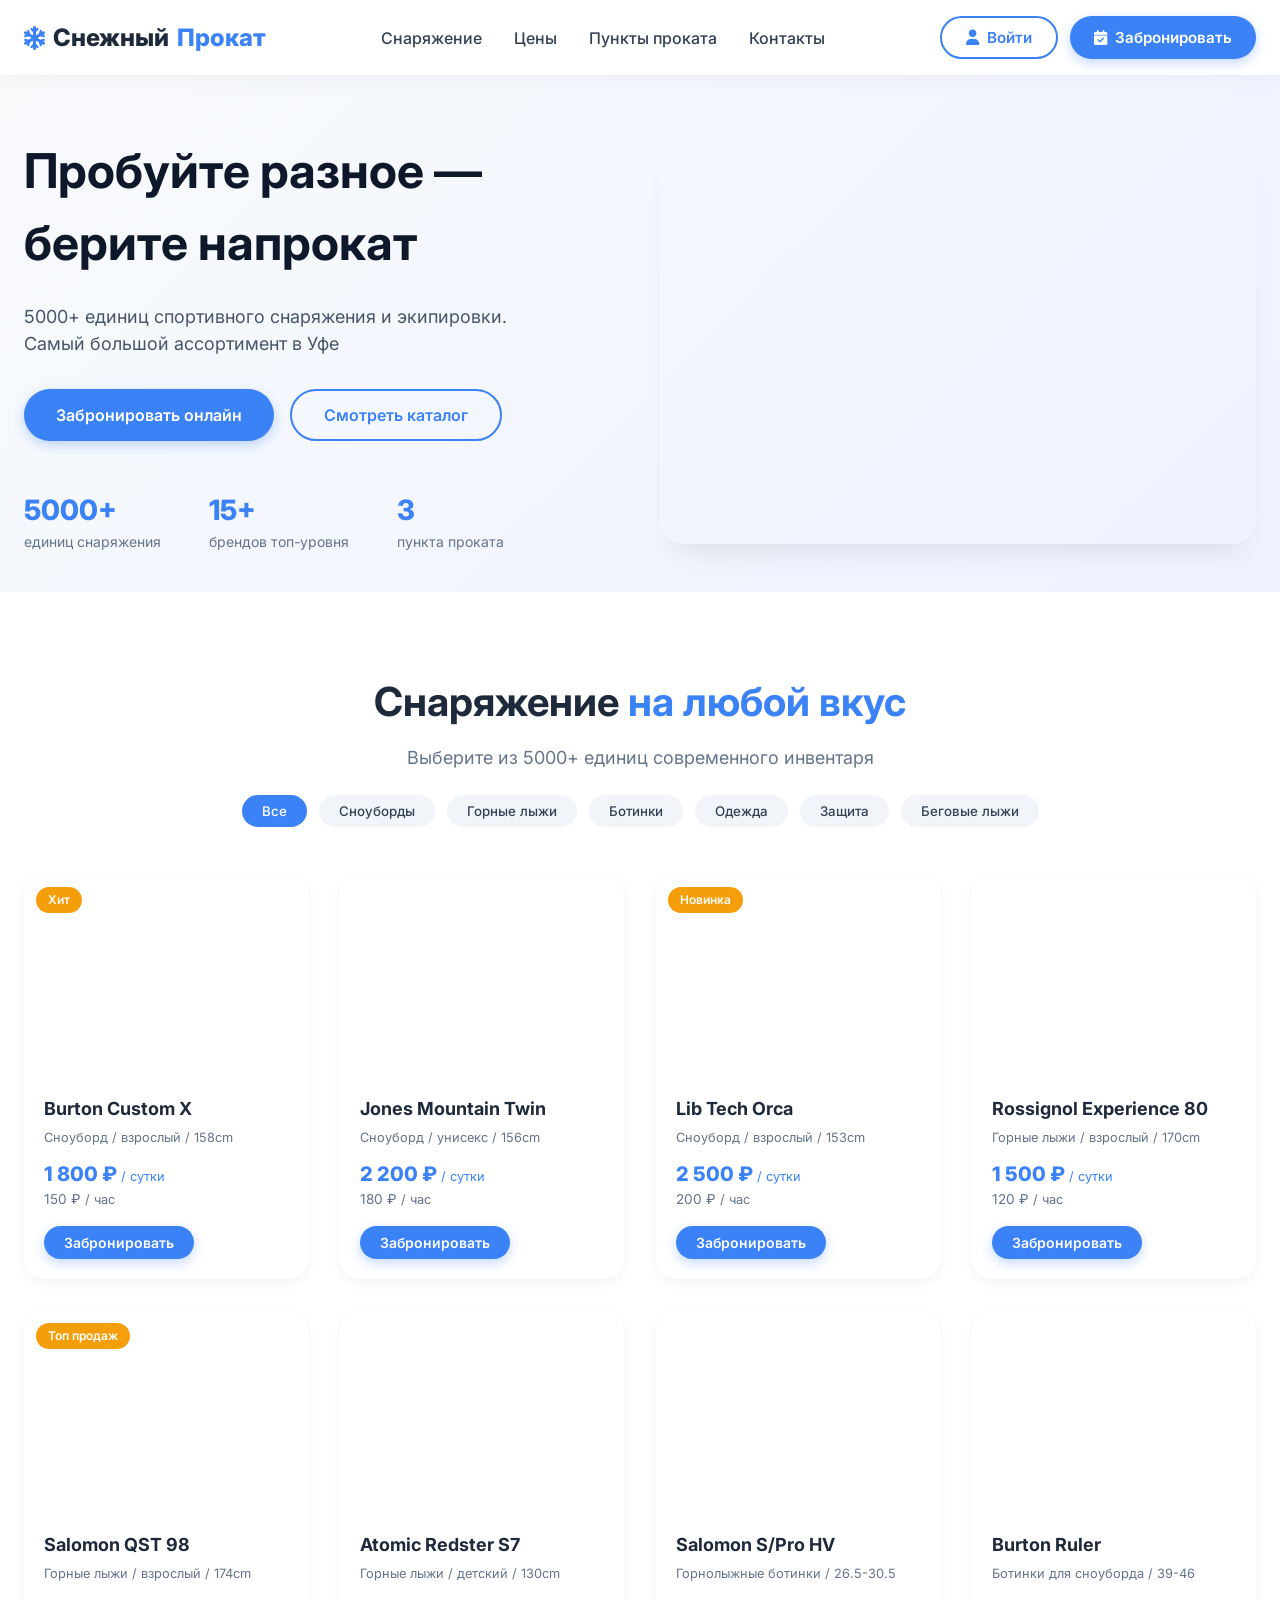
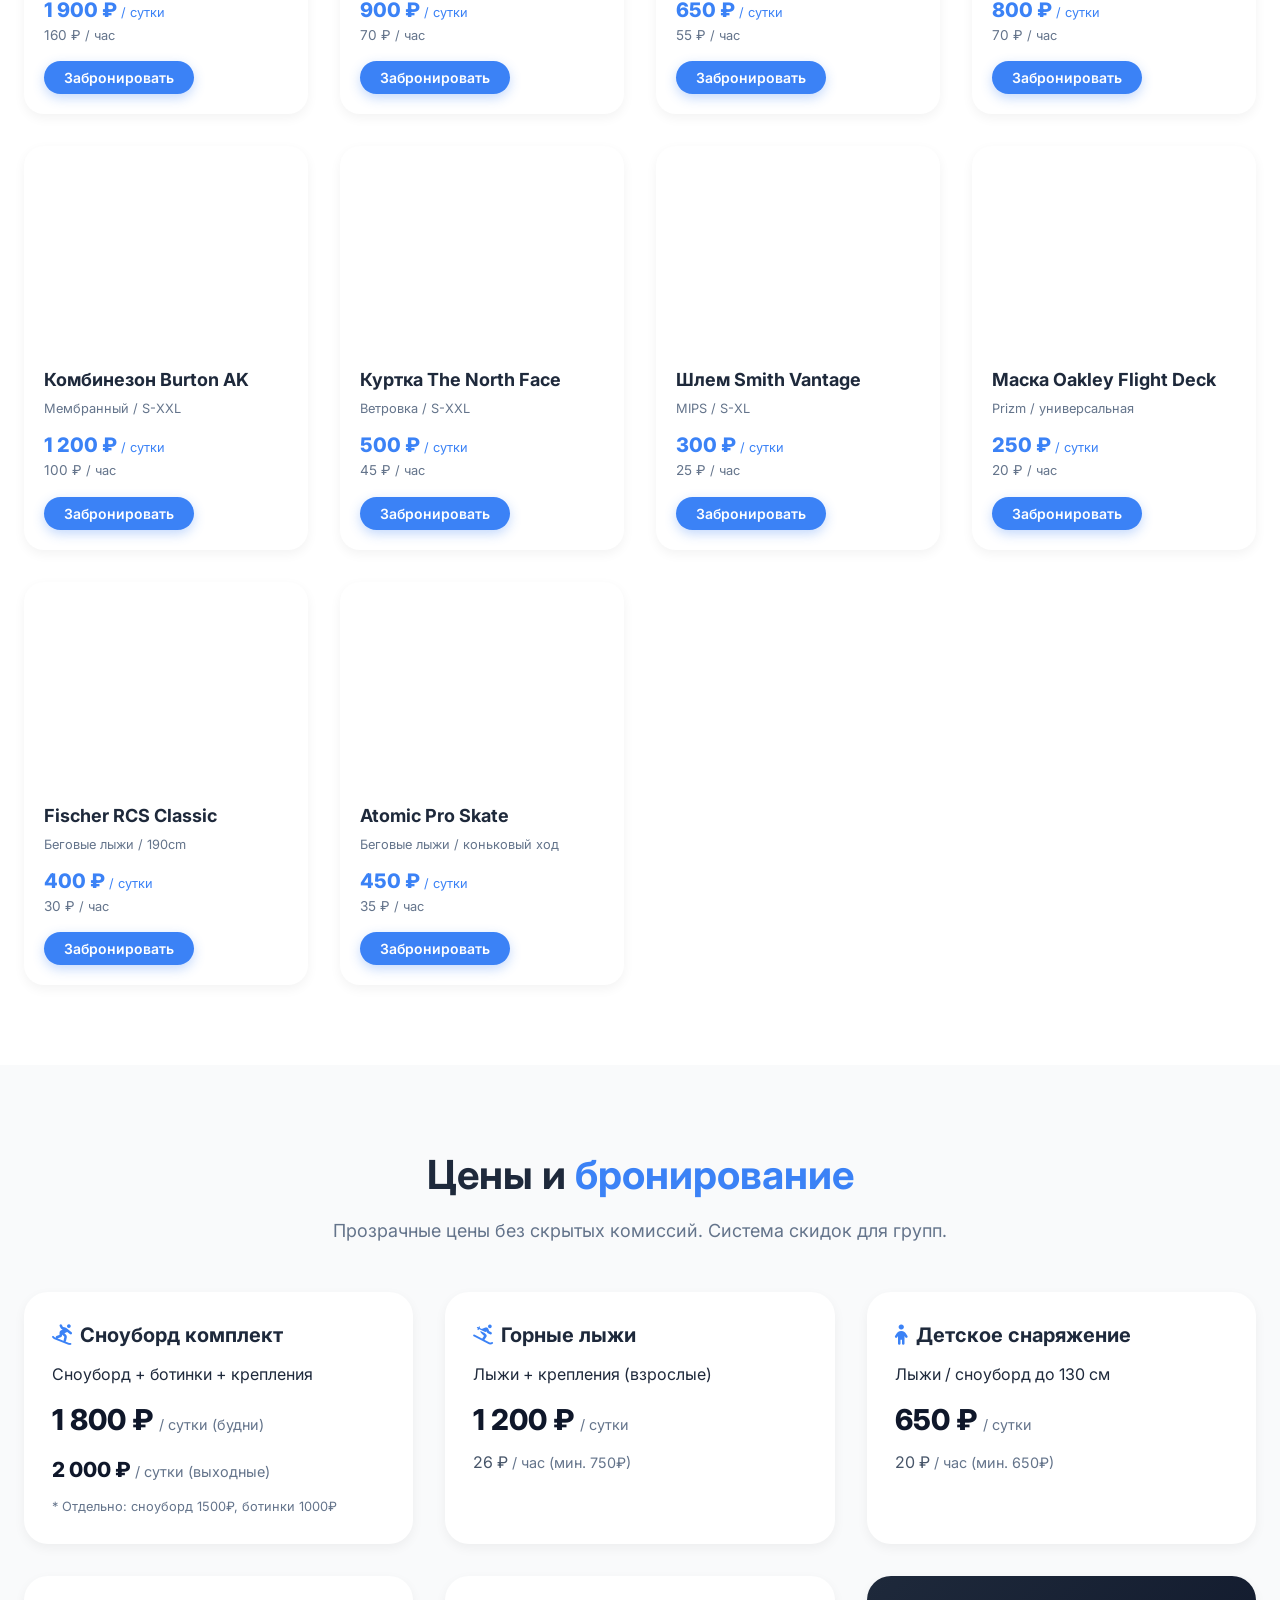
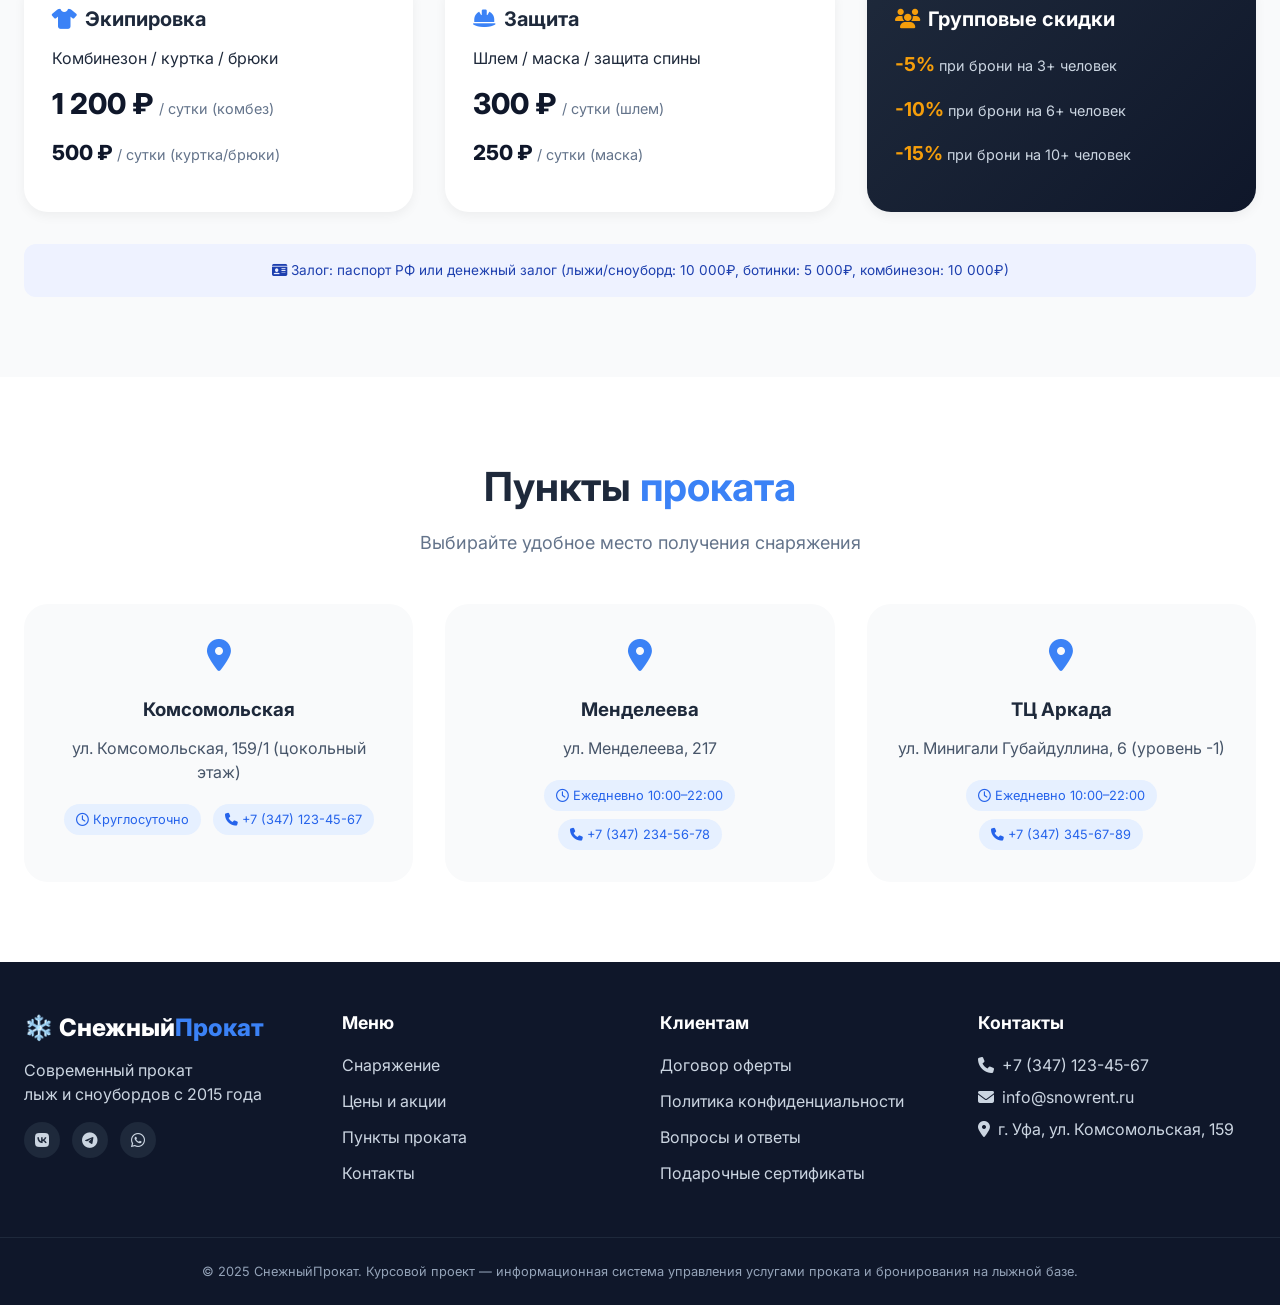
<file: index.html>
<!DOCTYPE html>
<html lang="ru">
<head>
    <meta charset="UTF-8">
    <meta name="viewport" content="width=device-width, initial-scale=1.0">
    <title>СнежныйПрокат | Аренда лыж, сноубордов и экипировки</title>
    <link rel="preconnect" href="https://fonts.googleapis.com">
    <link rel="preconnect" href="https://fonts.gstatic.com" crossorigin>
    <link href="https://fonts.googleapis.com/css2?family=Inter:opsz,wght@14..32,300;14..32,400;14..32,500;14..32,600;14..32,700;14..32,800&display=swap" rel="stylesheet">
    <link rel="stylesheet" href="https://cdnjs.cloudflare.com/ajax/libs/font-awesome/6.4.0/css/all.min.css">
    <link rel="stylesheet" href="./css/style.css">
</head>
<body>

    <!-- ШАПКА -->
    <header class="header">
        <div class="container header-container">
            <a href="#" class="logo">
                <i class="fas fa-snowflake"></i>
                Снежный<span>Прокат</span>
            </a>
            <nav class="nav">
                <a href="#catalog">Снаряжение</a>
                <a href="#prices">Цены</a>
                <a href="#locations">Пункты проката</a>
                <a href="#contacts">Контакты</a>
            </nav>
            <div class="header-actions">
                <button class="btn btn-outline" onclick="openModal('loginModal')">
                    <i class="fas fa-user"></i> Войти
                </button>
                <button class="btn btn-primary" onclick="openCatalogBooking()">
                    <i class="fas fa-calendar-check"></i> Забронировать
                </button>
            </div>
        </div>
    </header>

    <!-- ГЛАВНЫЙ ЭКРАН -->
    <section class="hero">
        <div class="container hero-container">
            <div class="hero-content">
                <h1 class="hero-title">
                    Пробуйте разное —<br>
                    берите напрокат
                </h1>
                <p class="hero-subtitle">
                    5000+ единиц спортивного снаряжения и экипировки.<br>
                    Самый большой ассортимент в Уфе
                </p>
                <div class="hero-buttons">
                    <button class="btn btn-primary btn-large" onclick="openCatalogBooking()">
                        Забронировать онлайн
                    </button>
                    <button class="btn btn-outline btn-large" onclick="document.getElementById('catalog').scrollIntoView({behavior: 'smooth'})">
                        Смотреть каталог
                    </button>
                </div>
                <div class="hero-stats">
                    <div class="stat">
                        <span class="stat-number">5000+</span>
                        <span class="stat-label">единиц снаряжения</span>
                    </div>
                    <div class="stat">
                        <span class="stat-number">15+</span>
                        <span class="stat-label">брендов топ-уровня</span>
                    </div>
                    <div class="stat">
                        <span class="stat-number">3</span>
                        <span class="stat-label">пункта проката</span>
                    </div>
                </div>
            </div>
            <div class="hero-image">
                <div class="hero-slider">
                    <div class="slide active" style="background-image: url('https://images.unsplash.com/photo-1551698618-1dfe5d97d256?w=600&h=400&fit=crop');"></div>
                    <div class="slide" style="background-image: url('https://images.unsplash.com/photo-1558431382-27e303142255?w=600&h=400&fit=crop');"></div>
                    <div class="slide" style="background-image: url('https://images.unsplash.com/photo-1518091043644-c1c445b2f33e?w=600&h=400&fit=crop');"></div>
                </div>
            </div>
        </div>
    </section>

    <!-- КАТАЛОГ СНАРЯЖЕНИЯ (РАСШИРЕННЫЙ) -->
    <section id="catalog" class="catalog-section">
        <div class="container">
            <div class="section-header">
                <h2 class="section-title">Снаряжение <span class="accent">на любой вкус</span></h2>
                <p class="section-subtitle">Выберите из 5000+ единиц современного инвентаря</p>
                <div class="catalog-filters">
                    <button class="filter-btn active" data-category="all">Все</button>
                    <button class="filter-btn" data-category="snowboard">Сноуборды</button>
                    <button class="filter-btn" data-category="ski">Горные лыжи</button>
                    <button class="filter-btn" data-category="boots">Ботинки</button>
                    <button class="filter-btn" data-category="clothing">Одежда</button>
                    <button class="filter-btn" data-category="protection">Защита</button>
                    <button class="filter-btn" data-category="xc-ski">Беговые лыжи</button>
                </div>
            </div>
            <div class="catalog-grid" id="catalogGrid">
                <!-- Сноуборды -->
                <div class="product-card" data-category="snowboard">
                    <div class="product-image" style="background-image: url('https://www.kant.ru/upload/iblock/7ce/7cee8dd9f3d7016ed0e584d94fd847c4.jpg');"></div>
                    <div class="product-badge">Хит</div>
                    <div class="product-info">
                        <h3 class="product-title">Burton Custom X</h3>
                        <p class="product-category">Сноуборд / взрослый / 158cm</p>
                        <div class="product-price">1 800 ₽ <span>/ сутки</span></div>
                        <div class="product-price-hour">150 ₽ <span>/ час</span></div>
                        <button class="btn btn-primary btn-sm" onclick="openBookingModal('Burton Custom X', 1800)">Забронировать</button>
                    </div>
                </div>
                <div class="product-card" data-category="snowboard">
                    <div class="product-image" style="background-image: url('https://www.kant.ru/upload/iblock/0df/0dfae1e773e985736757c1024b75ceab.jpg');"></div>
                    <div class="product-info">
                        <h3 class="product-title">Jones Mountain Twin</h3>
                        <p class="product-category">Сноуборд / унисекс / 156cm</p>
                        <div class="product-price">2 200 ₽ <span>/ сутки</span></div>
                        <div class="product-price-hour">180 ₽ <span>/ час</span></div>
                        <button class="btn btn-primary btn-sm" onclick="openBookingModal('Jones Mountain Twin', 2200)">Забронировать</button>
                    </div>
                </div>
                <div class="product-card" data-category="snowboard">
                    <div class="product-image" style="background-image: url('https://www.kant.ru/upload/iblock/ec8/ec80e1e56554c98b0bc7329c6eef2b2d.jpg');"></div>
                    <div class="product-badge">Новинка</div>
                    <div class="product-info">
                        <h3 class="product-title">Lib Tech Orca</h3>
                        <p class="product-category">Сноуборд / взрослый / 153cm</p>
                        <div class="product-price">2 500 ₽ <span>/ сутки</span></div>
                        <div class="product-price-hour">200 ₽ <span>/ час</span></div>
                        <button class="btn btn-primary btn-sm" onclick="openBookingModal('Lib Tech Orca', 2500)">Забронировать</button>
                    </div>
                </div>
                <!-- Горные лыжи -->
                <div class="product-card" data-category="ski">
                    <div class="product-image" style="background-image: url('https://images.unsplash.com/photo-1551698618-1dfe5d97d256?w=300&h=200&fit=crop');"></div>
                    <div class="product-info">
                        <h3 class="product-title">Rossignol Experience 80</h3>
                        <p class="product-category">Горные лыжи / взрослый / 170cm</p>
                        <div class="product-price">1 500 ₽ <span>/ сутки</span></div>
                        <div class="product-price-hour">120 ₽ <span>/ час</span></div>
                        <button class="btn btn-primary btn-sm" onclick="openBookingModal('Rossignol Experience 80', 1500)">Забронировать</button>
                    </div>
                </div>
                <div class="product-card" data-category="ski">
                    <div class="product-image" style="background-image: url('https://www.kant.ru/upload/resize_cache/iblock/2bf/1500_2000_1/2bf57acc670e5dea7b02e5447047c996.jpg');"></div>
                    <div class="product-badge">Топ продаж</div>
                    <div class="product-info">
                        <h3 class="product-title">Salomon QST 98</h3>
                        <p class="product-category">Горные лыжи / взрослый / 174cm</p>
                        <div class="product-price">1 900 ₽ <span>/ сутки</span></div>
                        <div class="product-price-hour">160 ₽ <span>/ час</span></div>
                        <button class="btn btn-primary btn-sm" onclick="openBookingModal('Salomon QST 98', 1900)">Забронировать</button>
                    </div>
                </div>
                <div class="product-card" data-category="ski">
                    <div class="product-image" style="background-image: url('https://avatars.mds.yandex.net/get-mpic/15290155/2a00000199b6c764d14adfb0e96685b5b2b5/orig');"></div>
                    <div class="product-info">
                        <h3 class="product-title">Atomic Redster S7</h3>
                        <p class="product-category">Горные лыжи / детский / 130cm</p>
                        <div class="product-price">900 ₽ <span>/ сутки</span></div>
                        <div class="product-price-hour">70 ₽ <span>/ час</span></div>
                        <button class="btn btn-primary btn-sm" onclick="openBookingModal('Atomic Redster S7', 900)">Забронировать</button>
                    </div>
                </div>
                <!-- Ботинки -->
                <div class="product-card" data-category="boots">
                    <div class="product-image" style="background-image: url('https://i.ytimg.com/vi/ImHPXDeYZ7I/maxresdefault.jpg?sqp=-oaymwEmCIAKENAF8quKqQMa8AEB-AH-CYAC0AWKAgwIABABGFYgYChlMA8=&amp;rs=AOn4CLA1WbdP6K9OdCDeLrVicCbWB4FQUA');"></div>
                    <div class="product-info">
                        <h3 class="product-title">Salomon S/Pro HV</h3>
                        <p class="product-category">Горнолыжные ботинки / 26.5-30.5</p>
                        <div class="product-price">650 ₽ <span>/ сутки</span></div>
                        <div class="product-price-hour">55 ₽ <span>/ час</span></div>
                        <button class="btn btn-primary btn-sm" onclick="openBookingModal('Salomon S/Pro HV', 650)">Забронировать</button>
                    </div>
                </div>
                <div class="product-card" data-category="boots">
                    <div class="product-image" style="background-image: url('https://main-cdn.sbermegamarket.ru/big2/hlr-system/951/357/955/112/444/8/100061804099b7.jpg');"></div>
                    <div class="product-info">
                        <h3 class="product-title">Burton Ruler</h3>
                        <p class="product-category">Ботинки для сноуборда / 39-46</p>
                        <div class="product-price">800 ₽ <span>/ сутки</span></div>
                        <div class="product-price-hour">70 ₽ <span>/ час</span></div>
                        <button class="btn btn-primary btn-sm" onclick="openBookingModal('Burton Ruler', 800)">Забронировать</button>
                    </div>
                </div>
                <!-- Одежда -->
                <div class="product-card" data-category="clothing">
                    <div class="product-image" style="background-image: url('https://avatars.mds.yandex.net/get-mpic/16154795/2a0000019a1b119a295e7654bf0c228b64c6/orig');"></div>
                    <div class="product-info">
                        <h3 class="product-title">Комбинезон Burton AK</h3>
                        <p class="product-category">Мембранный / S-XXL</p>
                        <div class="product-price">1 200 ₽ <span>/ сутки</span></div>
                        <div class="product-price-hour">100 ₽ <span>/ час</span></div>
                        <button class="btn btn-primary btn-sm" onclick="openBookingModal('Комбинезон Burton AK', 1200)">Забронировать</button>
                    </div>
                </div>
                <div class="product-card" data-category="clothing">
                    <div class="product-image" style="background-image: url('https://avatars.mds.yandex.net/get-mpic/4399709/2a00000191ead2061a55d2a2d1c50537bda0/orig');"></div>
                    <div class="product-info">
                        <h3 class="product-title">Куртка The North Face</h3>
                        <p class="product-category">Ветровка / S-XXL</p>
                        <div class="product-price">500 ₽ <span>/ сутки</span></div>
                        <div class="product-price-hour">45 ₽ <span>/ час</span></div>
                        <button class="btn btn-primary btn-sm" onclick="openBookingModal('Куртка The North Face', 500)">Забронировать</button>
                    </div>
                </div>
                <!-- Защита -->
                <div class="product-card" data-category="protection">
                    <div class="product-image" style="background-image: url('https://yandex-images.clstorage.net/la5i2R196/58123aJB55t/[base64]');"></div>
                    <div class="product-info">
                        <h3 class="product-title">Шлем Smith Vantage</h3>
                        <p class="product-category">MIPS / S-XL</p>
                        <div class="product-price">300 ₽ <span>/ сутки</span></div>
                        <div class="product-price-hour">25 ₽ <span>/ час</span></div>
                        <button class="btn btn-primary btn-sm" onclick="openBookingModal('Шлем Smith Vantage', 300)">Забронировать</button>
                    </div>
                </div>
                <div class="product-card" data-category="protection">
                    <div class="product-image" style="background-image: url('https://ir.ozone.ru/s3/multimedia-1-o/7124440236.jpg');"></div>
                    <div class="product-info">
                        <h3 class="product-title">Маска Oakley Flight Deck</h3>
                        <p class="product-category">Prizm / универсальная</p>
                        <div class="product-price">250 ₽ <span>/ сутки</span></div>
                        <div class="product-price-hour">20 ₽ <span>/ час</span></div>
                        <button class="btn btn-primary btn-sm" onclick="openBookingModal('Маска Oakley Flight Deck', 250)">Забронировать</button>
                    </div>
                </div>
                <!-- Беговые лыжи -->
                <div class="product-card" data-category="xc-ski">
                    <div class="product-image" style="background-image: url('https://ir.ozone.ru/s3/multimedia-w/6288408956.jpg');"></div>
                    <div class="product-info">
                        <h3 class="product-title">Fischer RCS Classic</h3>
                        <p class="product-category">Беговые лыжи / 190cm</p>
                        <div class="product-price">400 ₽ <span>/ сутки</span></div>
                        <div class="product-price-hour">30 ₽ <span>/ час</span></div>
                        <button class="btn btn-primary btn-sm" onclick="openBookingModal('Fischer RCS Classic', 400)">Забронировать</button>
                    </div>
                </div>
                <div class="product-card" data-category="xc-ski">
                    <div class="product-image" style="background-image: url('https://www.usports.ru/sites/usp/files/collections/0/732/c8eed246c1ea31452470d45abe8915b4.jpg');"></div>
                    <div class="product-info">
                        <h3 class="product-title">Atomic Pro Skate</h3>
                        <p class="product-category">Беговые лыжи / коньковый ход</p>
                        <div class="product-price">450 ₽ <span>/ сутки</span></div>
                        <div class="product-price-hour">35 ₽ <span>/ час</span></div>
                        <button class="btn btn-primary btn-sm" onclick="openBookingModal('Atomic Pro Skate', 450)">Забронировать</button>
                    </div>
                </div>
            </div>
        </div>
    </section>

    <!-- ПРАЙС-ЛИСТ (ПОДРОБНЫЙ) -->
    <section id="prices" class="prices">
        <div class="container">
            <div class="section-header">
                <h2 class="section-title">Цены и <span class="accent">бронирование</span></h2>
                <p class="section-subtitle">Прозрачные цены без скрытых комиссий. Система скидок для групп.</p>
            </div>
            <div class="price-grid">
                <div class="price-card">
                    <h3><i class="fas fa-snowboarding"></i> Сноуборд комплект</h3>
                    <p>Сноуборд + ботинки + крепления</p>
                    <div class="price-value">1 800 ₽ <span>/ сутки (будни)</span></div>
                    <div class="price-value small">2 000 ₽ <span>/ сутки (выходные)</span></div>
                    <div class="price-note">* Отдельно: сноуборд 1500₽, ботинки 1000₽</div>
                </div>
                <div class="price-card">
                    <h3><i class="fas fa-skiing"></i> Горные лыжи</h3>
                    <p>Лыжи + крепления (взрослые)</p>
                    <div class="price-value">1 200 ₽ <span>/ сутки</span></div>
                    <div class="price-value-hour">26 ₽ <span>/ час (мин. 750₽)</span></div>
                </div>
                <div class="price-card">
                    <h3><i class="fas fa-child"></i> Детское снаряжение</h3>
                    <p>Лыжи / сноуборд до 130 см</p>
                    <div class="price-value">650 ₽ <span>/ сутки</span></div>
                    <div class="price-value-hour">20 ₽ <span>/ час (мин. 650₽)</span></div>
                </div>
                <div class="price-card">
                    <h3><i class="fas fa-tshirt"></i> Экипировка</h3>
                    <p>Комбинезон / куртка / брюки</p>
                    <div class="price-value">1 200 ₽ <span>/ сутки (комбез)</span></div>
                    <div class="price-value small">500 ₽ <span>/ сутки (куртка/брюки)</span></div>
                </div>
                <div class="price-card">
                    <h3><i class="fas fa-helmet-safety"></i> Защита</h3>
                    <p>Шлем / маска / защита спины</p>
                    <div class="price-value">300 ₽ <span>/ сутки (шлем)</span></div>
                    <div class="price-value small">250 ₽ <span>/ сутки (маска)</span></div>
                </div>
                <div class="price-card discount-card">
                    <h3><i class="fas fa-users"></i> Групповые скидки</h3>
                    <div class="discount-item">-5% <span>при брони на 3+ человек</span></div>
                    <div class="discount-item">-10% <span>при брони на 6+ человек</span></div>
                    <div class="discount-item">-15% <span>при брони на 10+ человек</span></div>
                </div>
            </div>
            <div class="price-note-bottom">
                <p><i class="fas fa-id-card"></i> Залог: паспорт РФ или денежный залог (лыжи/сноуборд: 10 000₽, ботинки: 5 000₽, комбинезон: 10 000₽)</p>
            </div>
        </div>
    </section>

    <!-- ПУНКТЫ ПРОКАТА -->
    <section id="locations" class="locations">
        <div class="container">
            <div class="section-header">
                <h2 class="section-title">Пункты <span class="accent">проката</span></h2>
                <p class="section-subtitle">Выбирайте удобное место получения снаряжения</p>
            </div>
            <div class="locations-grid">
                <div class="location-card">
                    <div class="location-icon"><i class="fas fa-map-marker-alt"></i></div>
                    <h3>Комсомольская</h3>
                    <p>ул. Комсомольская, 159/1 (цокольный этаж)</p>
                    <span class="work-time"><i class="far fa-clock"></i> Круглосуточно</span>
                    <span class="work-time"><i class="fas fa-phone"></i> +7 (347) 123-45-67</span>
                </div>
                <div class="location-card">
                    <div class="location-icon"><i class="fas fa-map-marker-alt"></i></div>
                    <h3>Менделеева</h3>
                    <p>ул. Менделеева, 217</p>
                    <span class="work-time"><i class="far fa-clock"></i> Ежедневно 10:00–22:00</span>
                    <span class="work-time"><i class="fas fa-phone"></i> +7 (347) 234-56-78</span>
                </div>
                <div class="location-card">
                    <div class="location-icon"><i class="fas fa-map-marker-alt"></i></div>
                    <h3>ТЦ Аркада</h3>
                    <p>ул. Минигали Губайдуллина, 6 (уровень -1)</p>
                    <span class="work-time"><i class="far fa-clock"></i> Ежедневно 10:00–22:00</span>
                    <span class="work-time"><i class="fas fa-phone"></i> +7 (347) 345-67-89</span>
                </div>
            </div>
        </div>
    </section>

    <!-- МОДАЛЬНОЕ ОКНО ВХОДА/РЕГИСТРАЦИИ -->
    <div id="loginModal" class="modal">
        <div class="modal-content">
            <span class="close" onclick="closeModal('loginModal')">&times;</span>
            <div class="modal-tabs">
                <button class="tab-btn active" onclick="switchTab('login')">Вход</button>
                <button class="tab-btn" onclick="switchTab('register')">Регистрация</button>
            </div>
            <div id="loginTab" class="tab-content active">
                <form id="loginForm" onsubmit="handleLogin(event)">
                    <div class="form-group">
                        <label>Email или телефон</label>
                        <input type="text" placeholder="example@mail.ru" required>
                    </div>
                    <div class="form-group">
                        <label>Пароль</label>
                        <input type="password" placeholder="••••••••" required>
                    </div>
                    <button type="submit" class="btn btn-primary btn-full">Войти</button>
                    <p class="form-footer"><a href="#">Забыли пароль?</a></p>
                </form>
            </div>
            <div id="registerTab" class="tab-content">
                <form id="registerForm" onsubmit="handleRegister(event)">
                    <div class="form-group">
                        <label>Имя и фамилия</label>
                        <input type="text" placeholder="Иван Петров" required>
                    </div>
                    <div class="form-group">
                        <label>Email</label>
                        <input type="email" placeholder="ivan@mail.ru" required>
                    </div>
                    <div class="form-group">
                        <label>Телефон</label>
                        <input type="tel" placeholder="+7 (999) 123-45-67" required>
                    </div>
                    <div class="form-group">
                        <label>Пароль</label>
                        <input type="password" placeholder="минимум 6 символов" required>
                    </div>
                    <button type="submit" class="btn btn-primary btn-full">Зарегистрироваться</button>
                </form>
            </div>
        </div>
    </div>

    <!-- МОДАЛЬНОЕ ОКНО БРОНИРОВАНИЯ -->
    <div id="bookingModal" class="modal">
        <div class="modal-content modal-large">
            <span class="close" onclick="closeModal('bookingModal')">&times;</span>
            <h2>Бронирование снаряжения</h2>
            <div class="booking-modal-content">
                <div class="booking-summary">
                    <h3 id="bookingItemName">Название товара</h3>
                    <p id="bookingItemPrice">Цена: 0 ₽/сутки</p>
                </div>
                <form id="bookingForm" onsubmit="submitBooking(event)">
                    <div class="form-row">
                        <div class="form-group">
                            <label>Дата и время начала</label>
                            <input type="datetime-local" id="startDate" required onchange="calculateTotal()">
                        </div>
                        <div class="form-group">
                            <label>Дата и время окончания</label>
                            <input type="datetime-local" id="endDate" required onchange="calculateTotal()">
                        </div>
                    </div>
                    <div class="form-row">
                        <div class="form-group">
                            <label>Количество</label>
                            <input type="number" id="quantity" value="1" min="1" max="5" onchange="calculateTotal()">
                        </div>
                        <div class="form-group">
                            <label>Пункт выдачи</label>
                            <select id="pickupPoint">
                                <option>Комсомольская, 159/1</option>
                                <option>Менделеева, 217</option>
                                <option>ТЦ Аркада, -1 уровень</option>
                            </select>
                        </div>
                    </div>
                    <div class="form-group">
                        <label>Комментарий</label>
                        <textarea placeholder="Ваши пожелания (размер, цвет и т.д.)"></textarea>
                    </div>
                    <div class="booking-total">
                        <span>Итого к оплате:</span>
                        <span class="total-price" id="totalPrice">0 ₽</span>
                    </div>
                    <div class="booking-deposit">
                        <i class="fas fa-info-circle"></i> Залог: паспорт РФ или 10 000₽ (возвращается при сдаче)
                    </div>
                    <button type="submit" class="btn btn-primary btn-full">Подтвердить бронирование</button>
                </form>
            </div>
        </div>
    </div>

    <!-- УВЕДОМЛЕНИЕ -->
    <div id="toast" class="toast"></div>

    <!-- ПОДВАЛ -->
    <footer class="footer" id="contacts">
        <div class="container footer-container">
            <div class="footer-col">
                <div class="logo">❄️ Снежный<span>Прокат</span></div>
                <p>Современный прокат<br>лыж и сноубордов с 2015 года</p>
                <div class="social-links">
                    <a href="#"><i class="fab fa-vk"></i></a>
                    <a href="#"><i class="fab fa-telegram"></i></a>
                    <a href="#"><i class="fab fa-whatsapp"></i></a>
                </div>
            </div>
            <div class="footer-col">
                <h4>Меню</h4>
                <a href="#catalog">Снаряжение</a>
                <a href="#prices">Цены и акции</a>
                <a href="#locations">Пункты проката</a>
                <a href="#">Контакты</a>
            </div>
            <div class="footer-col">
                <h4>Клиентам</h4>
                <a href="#">Договор оферты</a>
                <a href="#">Политика конфиденциальности</a>
                <a href="#">Вопросы и ответы</a>
                <a href="#">Подарочные сертификаты</a>
            </div>
            <div class="footer-col">
                <h4>Контакты</h4>
                <p><i class="fas fa-phone"></i> +7 (347) 123-45-67</p>
                <p><i class="fas fa-envelope"></i> info@snowrent.ru</p>
                <p><i class="fas fa-map-marker-alt"></i> г. Уфа, ул. Комсомольская, 159</p>
            </div>
        </div>
        <div class="footer-bottom">
            <div class="container">© 2025 СнежныйПрокат. Курсовой проект — информационная система управления услугами проката и бронирования на лыжной базе.</div>
        </div>
    </footer>

    <script src="./js/script.js"></script>
</body>
</html>
</file>
<file: css/style.css>
* {
    margin: 0;
    padding: 0;
    box-sizing: border-box;
}

body {
    font-family: 'Inter', sans-serif;
    color: #1e293b;
    line-height: 1.5;
    background-color: #ffffff;
}

.container {
    max-width: 1280px;
    margin: 0 auto;
    padding: 0 24px;
}

/* Header */
.header {
    background-color: rgba(255,255,255,0.98);
    backdrop-filter: blur(10px);
    box-shadow: 0 2px 20px rgba(0,0,0,0.05);
    position: sticky;
    top: 0;
    z-index: 100;
    padding: 16px 0;
}

.header-container {
    display: flex;
    justify-content: space-between;
    align-items: center;
    flex-wrap: wrap;
    gap: 20px;
}

.logo {
    font-size: 1.5rem;
    font-weight: 800;
    text-decoration: none;
    color: #1e293b;
    display: flex;
    align-items: center;
    gap: 8px;
}

.logo i {
    color: #3b82f6;
}

.logo span {
    color: #3b82f6;
}

.nav {
    display: flex;
    gap: 32px;
}

.nav a {
    text-decoration: none;
    color: #334155;
    font-weight: 500;
    transition: color 0.2s;
}

.nav a:hover {
    color: #3b82f6;
}

.header-actions {
    display: flex;
    gap: 12px;
}

/* Buttons */
.btn {
    display: inline-flex;
    align-items: center;
    gap: 8px;
    padding: 10px 24px;
    border-radius: 40px;
    font-weight: 600;
    text-decoration: none;
    transition: all 0.3s ease;
    cursor: pointer;
    border: none;
    font-family: inherit;
    font-size: 0.95rem;
}

.btn-primary {
    background-color: #3b82f6;
    color: white;
    box-shadow: 0 4px 12px rgba(59,130,246,0.3);
}

.btn-primary:hover {
    background-color: #2563eb;
    transform: translateY(-2px);
}

.btn-outline {
    background-color: transparent;
    border: 2px solid #3b82f6;
    color: #3b82f6;
}

.btn-outline:hover {
    background-color: #3b82f6;
    color: white;
}

.btn-large {
    padding: 14px 32px;
    font-size: 1rem;
}

.btn-sm {
    padding: 8px 20px;
    font-size: 0.875rem;
}

.btn-full {
    width: 100%;
    justify-content: center;
}

/* Hero */
.hero {
    padding: 60px 0 40px;
    background: linear-gradient(135deg, #f8fafc 0%, #eef2ff 100%);
}

.hero-container {
    display: flex;
    align-items: center;
    justify-content: space-between;
    gap: 40px;
}

.hero-content {
    flex: 1;
}

.hero-title {
    font-size: 3rem;
    margin-bottom: 24px;
    color: #0f172a;
}

.hero-subtitle {
    font-size: 1.125rem;
    color: #475569;
    margin-bottom: 32px;
}

.hero-buttons {
    display: flex;
    gap: 16px;
    margin-bottom: 48px;
    flex-wrap: wrap;
}

.hero-stats {
    display: flex;
    gap: 48px;
}

.stat {
    display: flex;
    flex-direction: column;
}

.stat-number {
    font-size: 1.75rem;
    font-weight: 800;
    color: #3b82f6;
}

.stat-label {
    font-size: 0.875rem;
    color: #64748b;
}

.hero-image {
    flex: 1;
    height: 400px;
    border-radius: 24px;
    overflow: hidden;
    box-shadow: 0 20px 30px -15px rgba(0,0,0,0.1);
}

.hero-slider {
    width: 100%;
    height: 100%;
    position: relative;
}

.slide {
    position: absolute;
    width: 100%;
    height: 100%;
    background-size: cover;
    background-position: center;
    opacity: 0;
    transition: opacity 0.5s ease;
}

.slide.active {
    opacity: 1;
}

/* Section Header */
.section-header {
    text-align: center;
    margin-bottom: 48px;
}

.section-title {
    font-size: 2.5rem;
    margin-bottom: 12px;
}

.section-title .accent {
    color: #3b82f6;
    position: relative;
}

.section-subtitle {
    font-size: 1.125rem;
    color: #64748b;
}

/* Catalog Filters */
.catalog-filters {
    display: flex;
    justify-content: center;
    gap: 12px;
    margin-top: 24px;
    flex-wrap: wrap;
}

.filter-btn {
    padding: 8px 20px;
    border-radius: 40px;
    background: #f1f5f9;
    border: none;
    font-family: inherit;
    font-weight: 500;
    cursor: pointer;
    transition: all 0.2s;
    color: #334155;
}

.filter-btn:hover {
    background: #e2e8f0;
}

.filter-btn.active {
    background: #3b82f6;
    color: white;
}

/* Catalog Grid */
.catalog-section {
    padding: 80px 0;
    background: white;
}

.catalog-grid {
    display: grid;
    grid-template-columns: repeat(auto-fill, minmax(280px, 1fr));
    gap: 32px;
}

.product-card {
    background: white;
    border-radius: 20px;
    overflow: hidden;
    box-shadow: 0 4px 12px rgba(0,0,0,0.05);
    transition: transform 0.2s, box-shadow 0.2s;
    position: relative;
}

.product-card:hover {
    transform: translateY(-4px);
    box-shadow: 0 20px 25px -12px rgba(0,0,0,0.15);
}

.product-image {
    height: 200px;
    background-size: cover;
    background-position: center;
}

.product-badge {
    position: absolute;
    top: 12px;
    left: 12px;
    background: #f59e0b;
    color: white;
    padding: 4px 12px;
    border-radius: 20px;
    font-size: 0.75rem;
    font-weight: 600;
}

.product-info {
    padding: 20px;
}

.product-title {
    font-size: 1.125rem;
    margin-bottom: 6px;
}

.product-category {
    font-size: 0.8rem;
    color: #64748b;
    margin-bottom: 12px;
}

.product-price {
    font-size: 1.25rem;
    font-weight: 800;
    color: #3b82f6;
}

.product-price-hour {
    font-size: 0.85rem;
    color: #64748b;
    margin-bottom: 16px;
}

.product-price span, .product-price-hour span {
    font-size: 0.8rem;
    font-weight: 400;
}

/* Prices Section */
.prices {
    padding: 80px 0;
    background: #f9fafb;
}

.price-grid {
    display: grid;
    grid-template-columns: repeat(auto-fit, minmax(320px, 1fr));
    gap: 32px;
}

.price-card {
    background: white;
    padding: 28px;
    border-radius: 24px;
    box-shadow: 0 4px 12px rgba(0,0,0,0.05);
    transition: transform 0.2s;
}

.price-card:hover {
    transform: translateY(-4px);
}

.price-card h3 {
    font-size: 1.25rem;
    margin-bottom: 12px;
    display: flex;
    align-items: center;
    gap: 8px;
}

.price-card h3 i {
    color: #3b82f6;
}

.price-value {
    font-size: 1.8rem;
    font-weight: 800;
    color: #0f172a;
    margin: 12px 0 4px;
}

.price-value.small {
    font-size: 1.3rem;
}

.price-value-hour {
    font-size: 1rem;
    color: #475569;
    margin-top: 8px;
}

.price-value span, .price-value-hour span {
    font-size: 0.9rem;
    font-weight: 400;
    color: #64748b;
}

.price-note {
    font-size: 0.8rem;
    margin-top: 12px;
    color: #64748b;
}

.discount-card {
    background: linear-gradient(135deg, #1e293b, #0f172a);
    color: white;
}

.discount-card h3 {
    color: white;
}

.discount-card h3 i {
    color: #f59e0b;
}

.discount-item {
    font-size: 1.2rem;
    font-weight: 700;
    margin: 16px 0;
    color: #f59e0b;
}

.discount-item span {
    font-size: 0.9rem;
    font-weight: 400;
    color: #cbd5e1;
}

.price-note-bottom {
    margin-top: 32px;
    padding: 16px;
    background: #eef2ff;
    border-radius: 12px;
    text-align: center;
    font-size: 0.85rem;
    color: #1e40af;
}

/* Locations */
.locations {
    padding: 80px 0;
    background: white;
}

.locations-grid {
    display: grid;
    grid-template-columns: repeat(auto-fit, minmax(300px, 1fr));
    gap: 32px;
}

.location-card {
    background: #f9fafb;
    padding: 28px;
    border-radius: 24px;
    text-align: center;
    transition: all 0.2s;
}

.location-card:hover {
    transform: translateY(-4px);
    box-shadow: 0 12px 20px -10px rgba(0,0,0,0.1);
}

.location-icon {
    font-size: 2rem;
    color: #3b82f6;
    margin-bottom: 16px;
}

.location-card h3 {
    margin-bottom: 12px;
}

.location-card p {
    color: #475569;
    margin-bottom: 16px;
}

.work-time {
    display: inline-block;
    background: #e6f0ff;
    padding: 6px 12px;
    border-radius: 30px;
    font-size: 0.8rem;
    color: #2563eb;
    margin: 4px;
}

/* Modal */
.modal {
    display: none;
    position: fixed;
    top: 0;
    left: 0;
    width: 100%;
    height: 100%;
    background: rgba(0,0,0,0.5);
    backdrop-filter: blur(4px);
    z-index: 1000;
    justify-content: center;
    align-items: center;
}

.modal-content {
    background: white;
    border-radius: 24px;
    max-width: 500px;
    width: 90%;
    padding: 32px;
    position: relative;
    animation: modalSlideIn 0.3s ease;
}

.modal-large {
    max-width: 650px;
}

.close {
    position: absolute;
    top: 20px;
    right: 24px;
    font-size: 28px;
    cursor: pointer;
    color: #94a3b8;
    transition: color 0.2s;
}

.close:hover {
    color: #1e293b;
}

@keyframes modalSlideIn {
    from {
        opacity: 0;
        transform: translateY(-30px);
    }
    to {
        opacity: 1;
        transform: translateY(0);
    }
}

/* Modal Tabs */
.modal-tabs {
    display: flex;
    gap: 12px;
    margin-bottom: 24px;
    border-bottom: 2px solid #e2e8f0;
}

.tab-btn {
    padding: 10px 20px;
    background: none;
    border: none;
    font-size: 1rem;
    font-weight: 600;
    cursor: pointer;
    color: #64748b;
    transition: all 0.2s;
}

.tab-btn.active {
    color: #3b82f6;
    border-bottom: 2px solid #3b82f6;
    margin-bottom: -2px;
}

.tab-content {
    display: none;
}

.tab-content.active {
    display: block;
}

/* Forms */
.form-group {
    margin-bottom: 20px;
}

.form-group label {
    display: block;
    margin-bottom: 8px;
    font-weight: 500;
    color: #334155;
}

.form-group input, .form-group select, .form-group textarea {
    width: 100%;
    padding: 12px 16px;
    border: 1px solid #e2e8f0;
    border-radius: 12px;
    font-family: inherit;
    font-size: 1rem;
    transition: border-color 0.2s;
}

.form-group input:focus, .form-group select:focus, .form-group textarea:focus {
    outline: none;
    border-color: #3b82f6;
}

.form-row {
    display: grid;
    grid-template-columns: 1fr 1fr;
    gap: 16px;
}

.form-footer {
    text-align: center;
    margin-top: 16px;
}

.form-footer a {
    color: #3b82f6;
    text-decoration: none;
}

/* Booking Modal */
.booking-summary {
    background: #f1f5f9;
    padding: 16px;
    border-radius: 16px;
    margin-bottom: 24px;
}

.booking-summary h3 {
    margin-bottom: 8px;
    color: #1e293b;
}

.booking-total {
    display: flex;
    justify-content: space-between;
    align-items: center;
    padding: 16px;
    background: #eef2ff;
    border-radius: 12px;
    margin: 20px 0;
    font-weight: 600;
}

.total-price {
    font-size: 1.5rem;
    font-weight: 800;
    color: #3b82f6;
}

.booking-deposit {
    font-size: 0.8rem;
    color: #64748b;
    margin-bottom: 20px;
    padding: 12px;
    background: #fef3c7;
    border-radius: 12px;
}

/* Toast Notification */
.toast {
    position: fixed;
    bottom: 30px;
    right: 30px;
    background: #10b981;
    color: white;
    padding: 12px 24px;
    border-radius: 40px;
    font-weight: 500;
    box-shadow: 0 4px 12px rgba(0,0,0,0.15);
    z-index: 1100;
    opacity: 0;
    transform: translateY(20px);
    transition: all 0.3s ease;
    pointer-events: none;
}

.toast.show {
    opacity: 1;
    transform: translateY(0);
}

.toast.error {
    background: #ef4444;
}

/* Footer */
.footer {
    background: #0f172a;
    color: #cbd5e1;
    padding: 48px 0 0;
}

.footer-container {
    display: grid;
    grid-template-columns: repeat(auto-fit, minmax(200px, 1fr));
    gap: 40px;
    margin-bottom: 40px;
}

.footer-col .logo {
    color: white;
    margin-bottom: 12px;
    display: inline-block;
}

.footer-col h4 {
    color: white;
    margin-bottom: 16px;
    font-size: 1.1rem;
}

.footer-col a {
    display: block;
    color: #cbd5e1;
    text-decoration: none;
    margin-bottom: 12px;
    transition: color 0.2s;
}

.footer-col a:hover {
    color: #3b82f6;
}

.footer-col p {
    margin-bottom: 8px;
    display: flex;
    align-items: center;
    gap: 8px;
}

.social-links {
    display: flex;
    gap: 12px;
    margin-top: 16px;
}

.social-links a {
    display: inline-flex;
    width: 36px;
    height: 36px;
    background: #1e293b;
    border-radius: 50%;
    align-items: center;
    justify-content: center;
}

.footer-bottom {
    border-top: 1px solid #1e293b;
    padding: 24px 0;
    text-align: center;
    font-size: 0.8rem;
    color: #94a3b8;
}

/* Responsive */
@media (max-width: 900px) {
    .hero-container {
        flex-direction: column;
        text-align: center;
    }
    .hero-stats {
        justify-content: center;
    }
    .nav {
        display: none;
    }
    .section-title {
        font-size: 2rem;
    }
    .hero-title {
        font-size: 2.2rem;
    }
    .form-row {
        grid-template-columns: 1fr;
    }
    .catalog-filters {
        gap: 8px;
    }
    .filter-btn {
        padding: 6px 14px;
        font-size: 0.8rem;
    }
}
</file>
